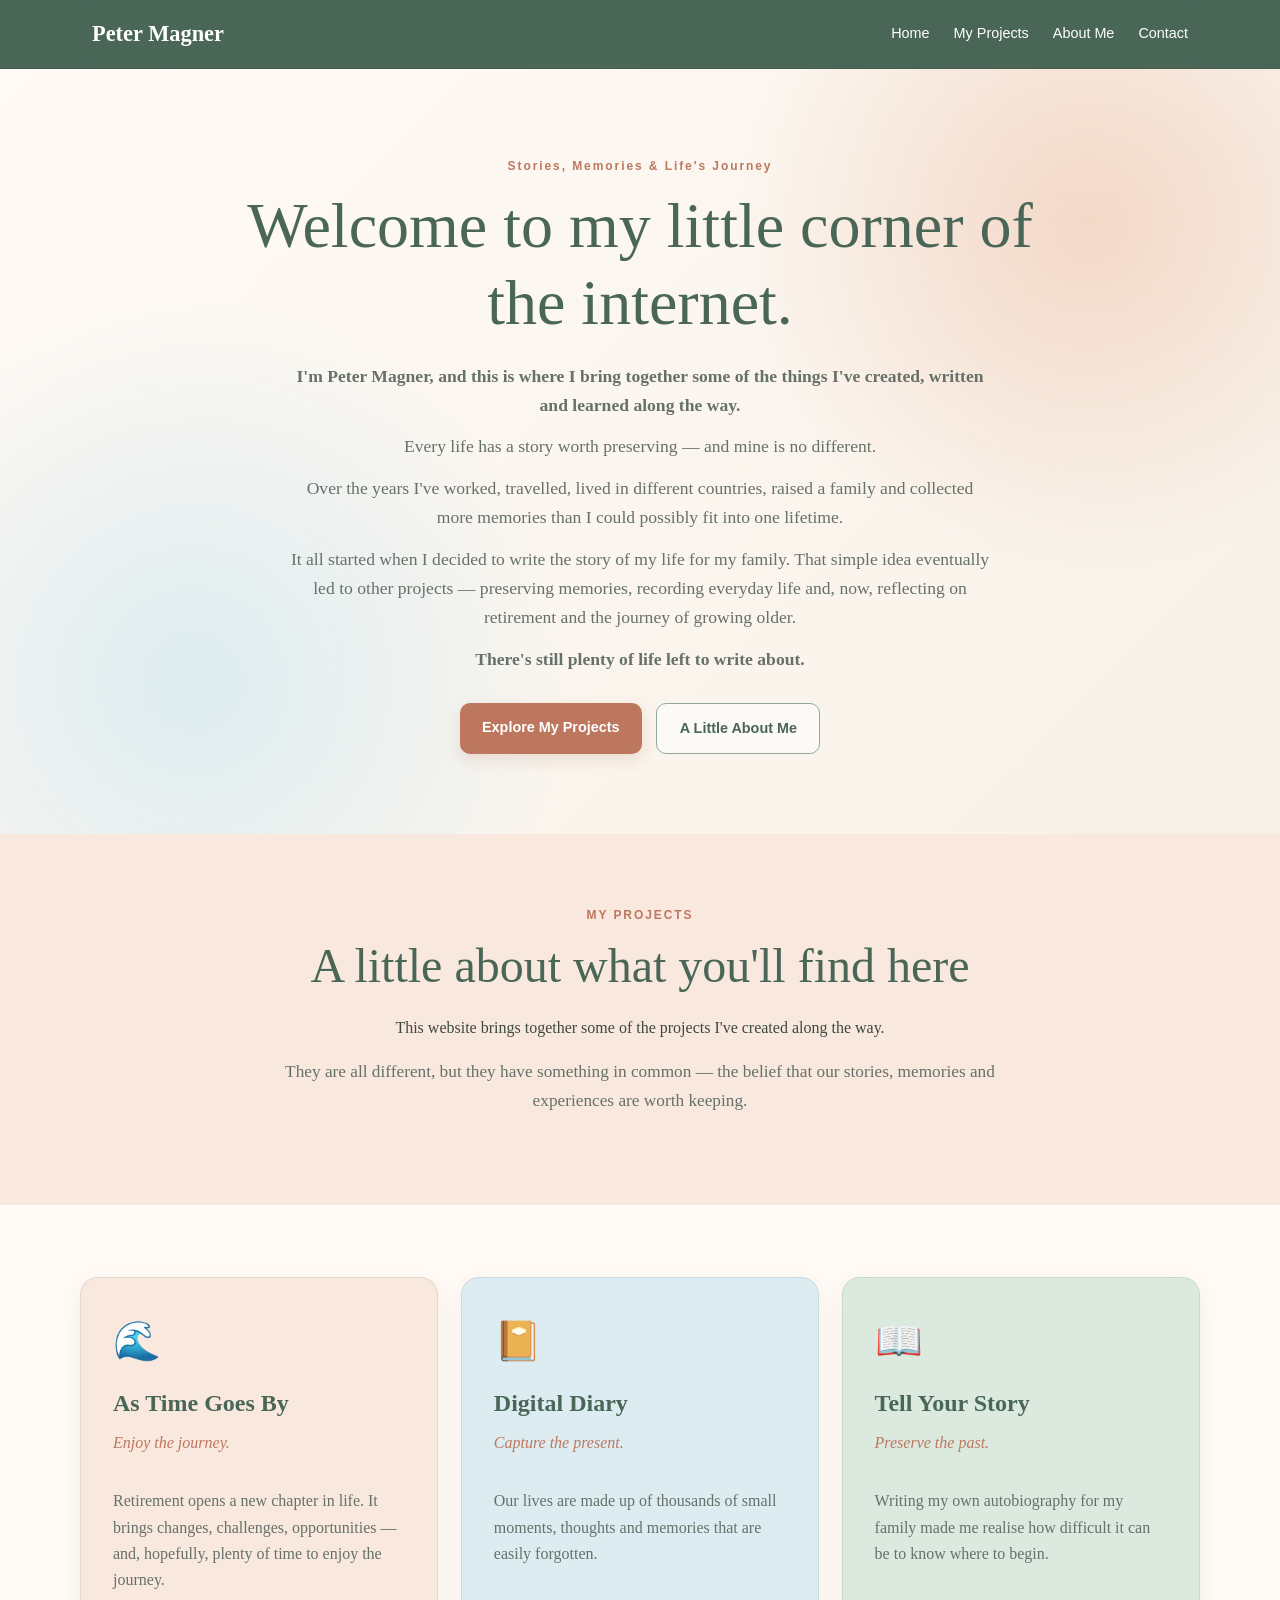
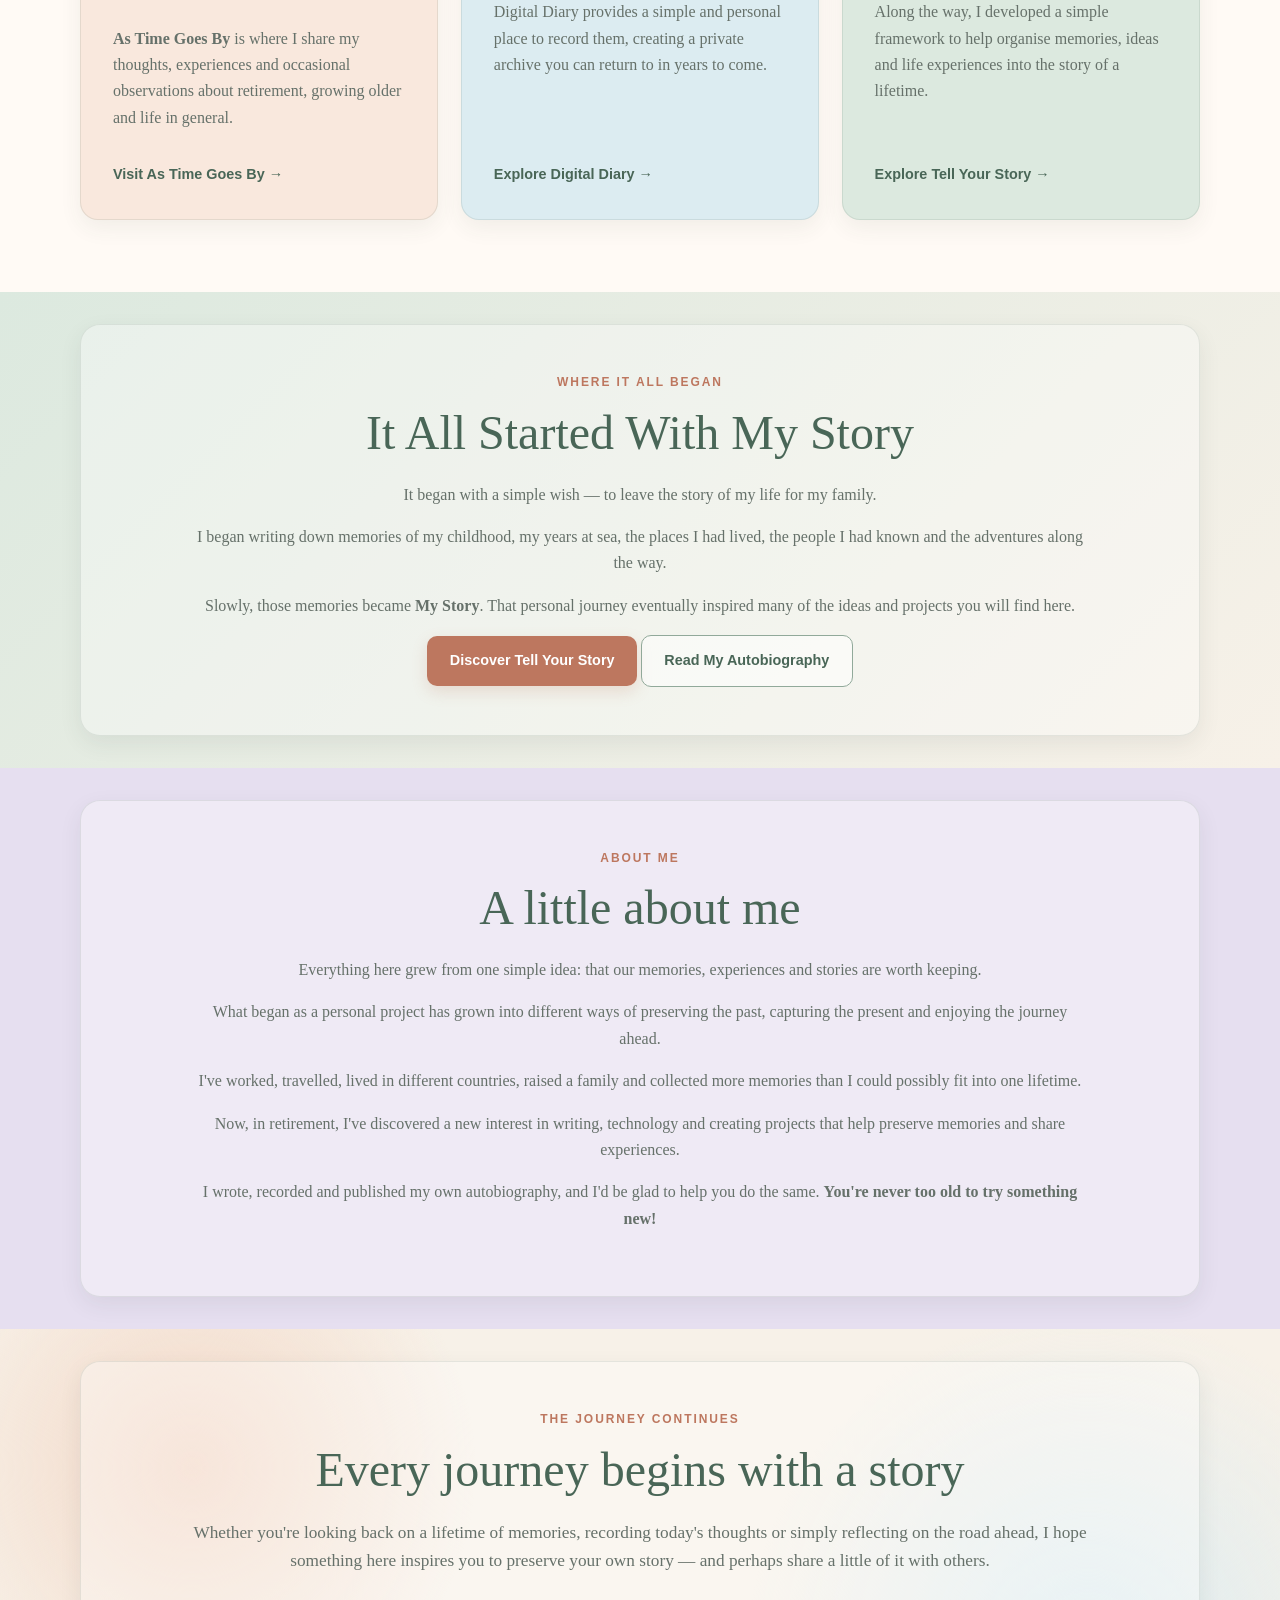
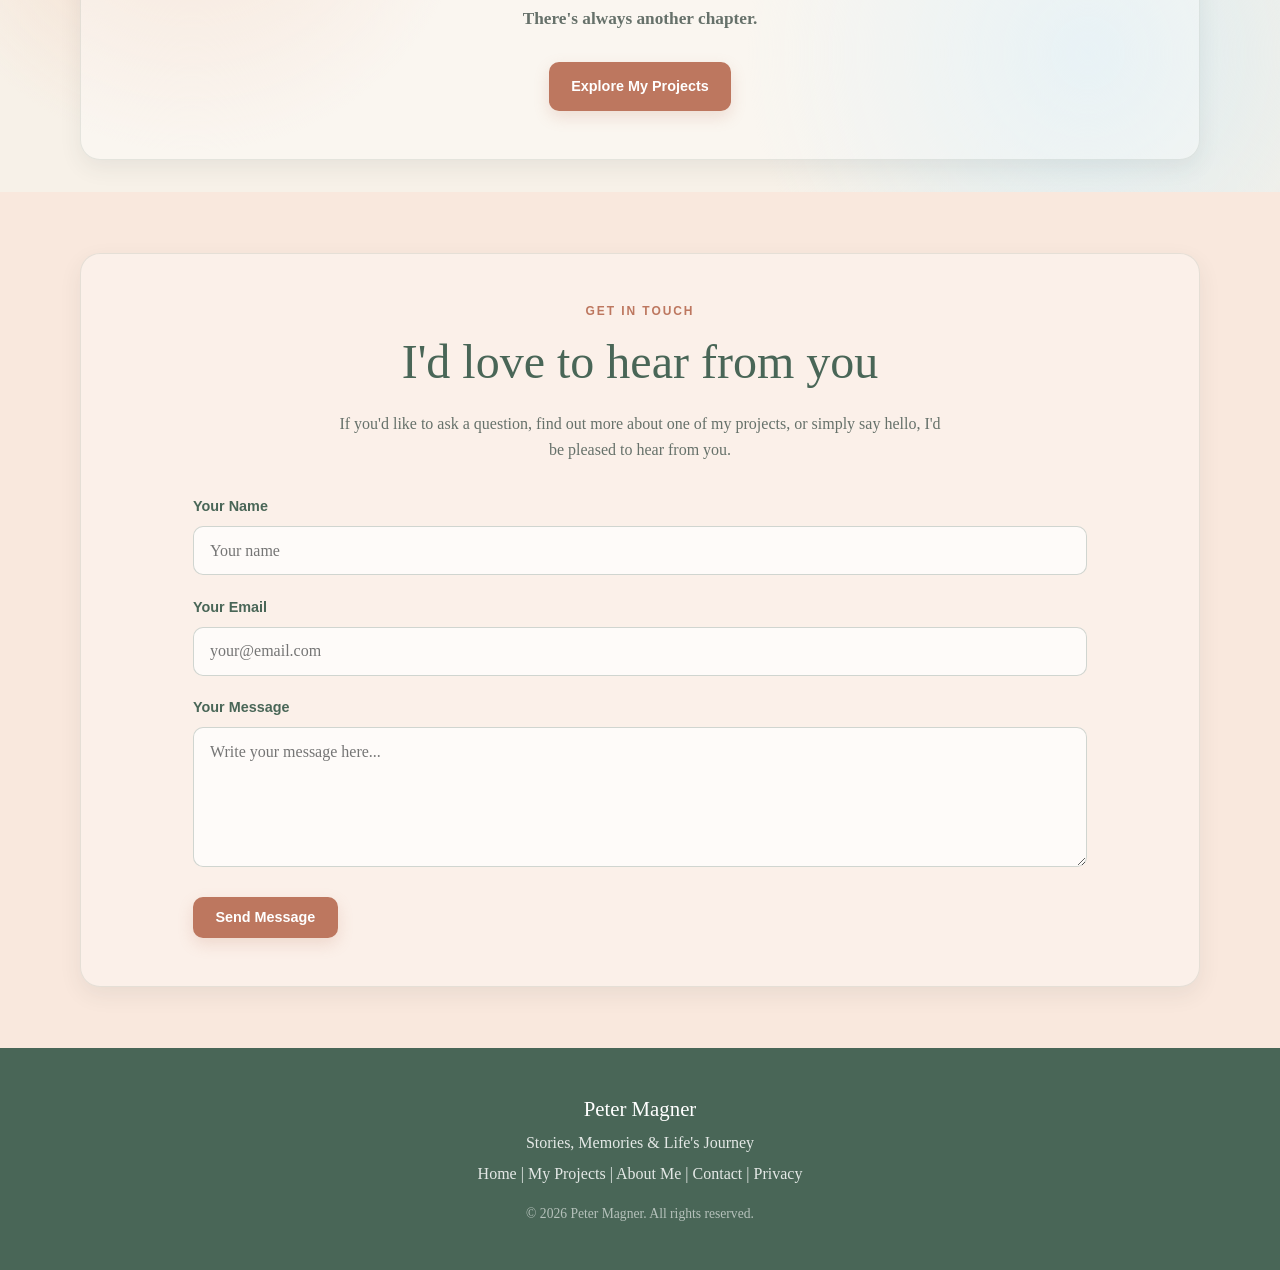
<file: index.html>
<!DOCTYPE html>
<html lang="en">
<head>
  
<!-- Google Analytics -->
<script async src="https://www.googletagmanager.com/gtag/js?id=G-P2YWDTFWG5"></script>
<script>
  window.dataLayer = window.dataLayer || [];
  function gtag(){dataLayer.push(arguments);}
  gtag('js', new Date());
  gtag('config', 'G-P2YWDTFWG5');
</script>

  <meta charset="UTF-8">
  <meta name="viewport" content="width=device-width, initial-scale=1.0">

  <!-- Basic SEO -->
  <meta name="description" content="Peter Magner's personal home on the web. Explore his life story and projects about preserving memories, keeping a digital diary and reflections on retirement and life.">
  <meta name="author" content="Peter Magner">
  <meta name="robots" content="index, follow">
  <link rel="canonical" href="https://petermagner.com/">

  <meta property="og:url" content="https://petermagner.com/">
  <meta property="og:site_name" content="Peter Magner">

  <!-- Open Graph / Social Sharing -->
  <meta property="og:title" content="Peter Magner | Stories, Memories & Life's Journey">
  <meta property="og:description" content="Peter Magner's stories, memories and life's journey, together with the projects that grew from his own life story.">
  <meta property="og:type" content="website">
  <meta name="twitter:card" content="summary_large_image">
  <meta name="twitter:title" content="Peter Magner | Stories, Memories & Life's Journey">
  <meta name="twitter:description" content="Stories, memories and life's journey. Explore Peter Magner's projects for preserving and sharing life's stories.">
  <meta name="twitter:image" content="https://petermagner.com/images/peter-magner-sharing.png">
  <meta property="og:image" content="https://petermagner.com/images/peter-magner-sharing.png">

  <title>Peter Magner | Stories, Memories & Life's Journey</title>
  <link rel="icon" type="image/png" href="images/pm-favicon.png">
  <!-- Favicon and App Icons -->
  <link rel="icon" href="images/favicon.ico">
  <link rel="icon" type="image/png" sizes="16x16" href="images/favicon-16x16.png">
  <link rel="icon" type="image/png" sizes="32x32" href="images/favicon-32x32.png">
  <link rel="icon" type="image/png" sizes="192x192" href="images/favicon-192x192.png">
  <link rel="icon" type="image/png" sizes="512x512" href="images/favicon-512x512.png">
  <link rel="stylesheet" href="style.css">
</head>

<body>

  <!-- Navigation -->
  <header class="site-header">
    <div class="container nav-container">
      <a href="#home" class="logo">Peter Magner</a>

      <nav class="navigation">
        <a href="#home">Home</a>
        <a href="#projects">My Projects</a>
        <a href="#about">About Me</a>
        <a href="#contact">Contact</a>
      </nav>
    </div>
  </header>

  <main>

    <!-- Hero -->
    <section id="home" class="hero">
      <div class="container hero-content">
        <p class="eyebrow">Stories, Memories & Life's Journey</p>

        <h1>Welcome to my little corner of the internet.</h1>

        <p class="hero-text">
          <strong>I'm Peter Magner, and this is where I bring together some of the things
          I've created, written and learned along the way.</strong>
        </p>

        <p class="hero-text">
          Every life has a story worth preserving — and mine is no different.
        </p>

        <p class="hero-text">
          Over the years I've worked, travelled, lived in different countries, raised a
          family and collected more memories than I could possibly fit into one lifetime.
        </p>

        <p class="hero-text">
          It all started when I decided to write the story of my life for my family.
          That simple idea eventually led to other projects — preserving memories,
          recording everyday life and, now, reflecting on retirement and the journey
          of growing older.
        </p>

        <p class="hero-text">
          <strong>There's still plenty of life left to write about.</strong>
        </p>

        <div class="hero-buttons">
          <a href="#projects" class="button button-primary">Explore My Projects</a>
          <a href="#about" class="button button-secondary">A Little About Me</a>
        </div>
      </div>
    </section>

    <!-- Introduction -->
    <section class="section introduction">
      <div class="container narrow">
        <p class="eyebrow">MY PROJECTS</p>

        <h2>A little about what you'll find here</h2>

        <p>
          This website brings together some of the projects I've created along the way.
        </p>

        <p>
          They are all different, but they have something in common — the belief that
          our stories, memories and experiences are worth keeping.
        </p>
      </div>
    </section>

    <!-- Projects -->
    <section id="projects" class="section projects">
      <div class="container">
        <div class="project-grid">

          <!-- As Time Goes By -->
          <article class="project-card">
            <div class="project-icon">🌊</div>
            <h3>As Time Goes By</h3>
            <p class="project-tagline">Enjoy the journey.</p>

            <p>
              Retirement opens a new chapter in life. It brings changes, challenges,
              opportunities — and, hopefully, plenty of time to enjoy the journey.
            </p>

            <p>
              <strong>As Time Goes By</strong> is where I share my thoughts, experiences
              and occasional observations about retirement, growing older and life in general.
            </p>

            <a href="https://blog-1b30f3bf.fastapicloud.dev/" class="text-link">
              Visit As Time Goes By →
            </a>
          </article>

          <!-- Digital Diary -->
          <article class="project-card">
            <div class="project-icon">📔</div>
            <h3>Digital Diary</h3>
            <p class="project-tagline">Capture the present.</p>

            <p>
              Our lives are made up of thousands of small moments, thoughts and memories
              that are easily forgotten.
            </p>

            <p>
              Digital Diary provides a simple and personal place to record them, creating
              a private archive you can return to in years to come.
            </p>

            <a href="https://pmnoos.github.io/diary_app-landing/" class="text-link">
              Explore Digital Diary →
            </a>
          </article>

          <!-- Tell Your Story -->
          <article class="project-card">
            <div class="project-icon">📖</div>
            <h3>Tell Your Story</h3>
            <p class="project-tagline">Preserve the past.</p>

            <p>
              Writing my own autobiography for my family made me realise how difficult
              it can be to know where to begin.
            </p>

            <p>
              Along the way, I developed a simple framework to help organise memories,
              ideas and life experiences into the story of a lifetime.
            </p>

            <a href="https://stories.petermagner.com/" class="text-link">
              Explore Tell Your Story →
            </a>
          </article>

        </div>
      </div>
    </section>

    <!-- Where It All Began -->
    <section class="section story-origin">
      <div class="container">
        <div class="feature-panel">
          <p class="eyebrow">WHERE IT ALL BEGAN</p>

          <h2>It All Started With My Story</h2>

          <p>
            It began with a simple wish — to leave the story of my life for my family.
          </p>

          <p>
            I began writing down memories of my childhood, my years at sea, the places
            I had lived, the people I had known and the adventures along the way.
          </p>

          <p>
            Slowly, those memories became <strong>My Story</strong>. That personal journey
            eventually inspired many of the ideas and projects you will find here.
          </p>

          <a href="https://stories.petermagner.com/" class="button button-primary">
            Discover Tell Your Story
          </a>
          <a href="https://autobio-app.onrender.com/" class="button button-secondary">Read My Autobiography</a>
        </div>
      </div>
    </section>

    <!-- About -->
    <section id="about" class="section about">
      <div class="container">
        <div class="feature-panel">
          <p class="eyebrow">ABOUT ME</p>

          <h2>A little about me</h2>

          <p>
            Everything here grew from one simple idea: that our memories, experiences
            and stories are worth keeping.
          </p>

          <p>
            What began as a personal project has grown into different ways of preserving
            the past, capturing the present and enjoying the journey ahead.
          </p>

          <p>
            I've worked, travelled, lived in different countries, raised a family and
            collected more memories than I could possibly fit into one lifetime.
          </p>

          <p>
            Now, in retirement, I've discovered a new interest in writing, technology
            and creating projects that help preserve memories and share experiences.
          </p>

          <p>
            I wrote, recorded and published my own autobiography, and I'd be glad to help you do the same.
            <strong>You're never too old to try something new!</strong>
          </p>
        </div>
      </div>
    </section>

    <!-- Closing -->
    <section class="section closing">
      <div class="container">
        <div class="feature-panel">
          <p class="eyebrow">THE JOURNEY CONTINUES</p>

          <h2>Every journey begins with a story</h2>

          <p>
            Whether you're looking back on a lifetime of memories, recording today's
            thoughts or simply reflecting on the road ahead, I hope something here
            inspires you to preserve your own story — and perhaps share a little of it
            with others.
          </p>

          <p>
            <strong>There's always another chapter.</strong>
          </p>

          <a href="#projects" class="button button-primary">Explore My Projects</a>
        </div>
      </div>
    </section>

    <!-- Contact -->
    <section id="contact" class="section contact">
      <div class="container">
        <div class="feature-panel contact-panel">

          <p class="eyebrow">GET IN TOUCH</p>

          <h2>I'd love to hear from you</h2>

          <p class="contact-intro">
            If you'd like to ask a question, find out more about one of my projects,
            or simply say hello, I'd be pleased to hear from you.
          </p>

          <form
            class="contact-form"
            action="https://formspree.io/f/xvkpyqal"
            method="POST"
          >

            <div class="form-group">
              <label for="name">Your Name</label>
              <input
                type="text"
                id="name"
                name="name"
                placeholder="Your name"
                required
              >
            </div>

            <div class="form-group">
              <label for="email">Your Email</label>
              <input
                type="email"
                id="email"
                name="email"
                placeholder="your@email.com"
                required
              >
            </div>

            <div class="form-group">
              <label for="message">Your Message</label>
              <textarea
                id="message"
                name="message"
                rows="6"
                placeholder="Write your message here..."
                required
              ></textarea>
            </div>

            <button type="submit" class="button button-primary">
              Send Message
            </button>

          </form>

        </div>
      </div>
    </section>

  </main>

  <!-- Footer -->
  <footer class="site-footer">
    <div class="container">

      <p class="footer-name">Peter Magner</p>

      <p class="footer-tagline">
        Stories, Memories & Life's Journey
      </p>

      <nav class="footer-nav" aria-label="Footer navigation">
        <a href="#home">Home</a> |
        <a href="#projects">My Projects</a> |
        <a href="#about">About Me</a> |
        <a href="#contact">Contact</a> |
        <a href="privacy.html">Privacy</a>
      </nav>

      <p class="copyright">
        © 2026 Peter Magner. All rights reserved.
      </p>

    </div>
  </footer>

</body>
</html>
</file>
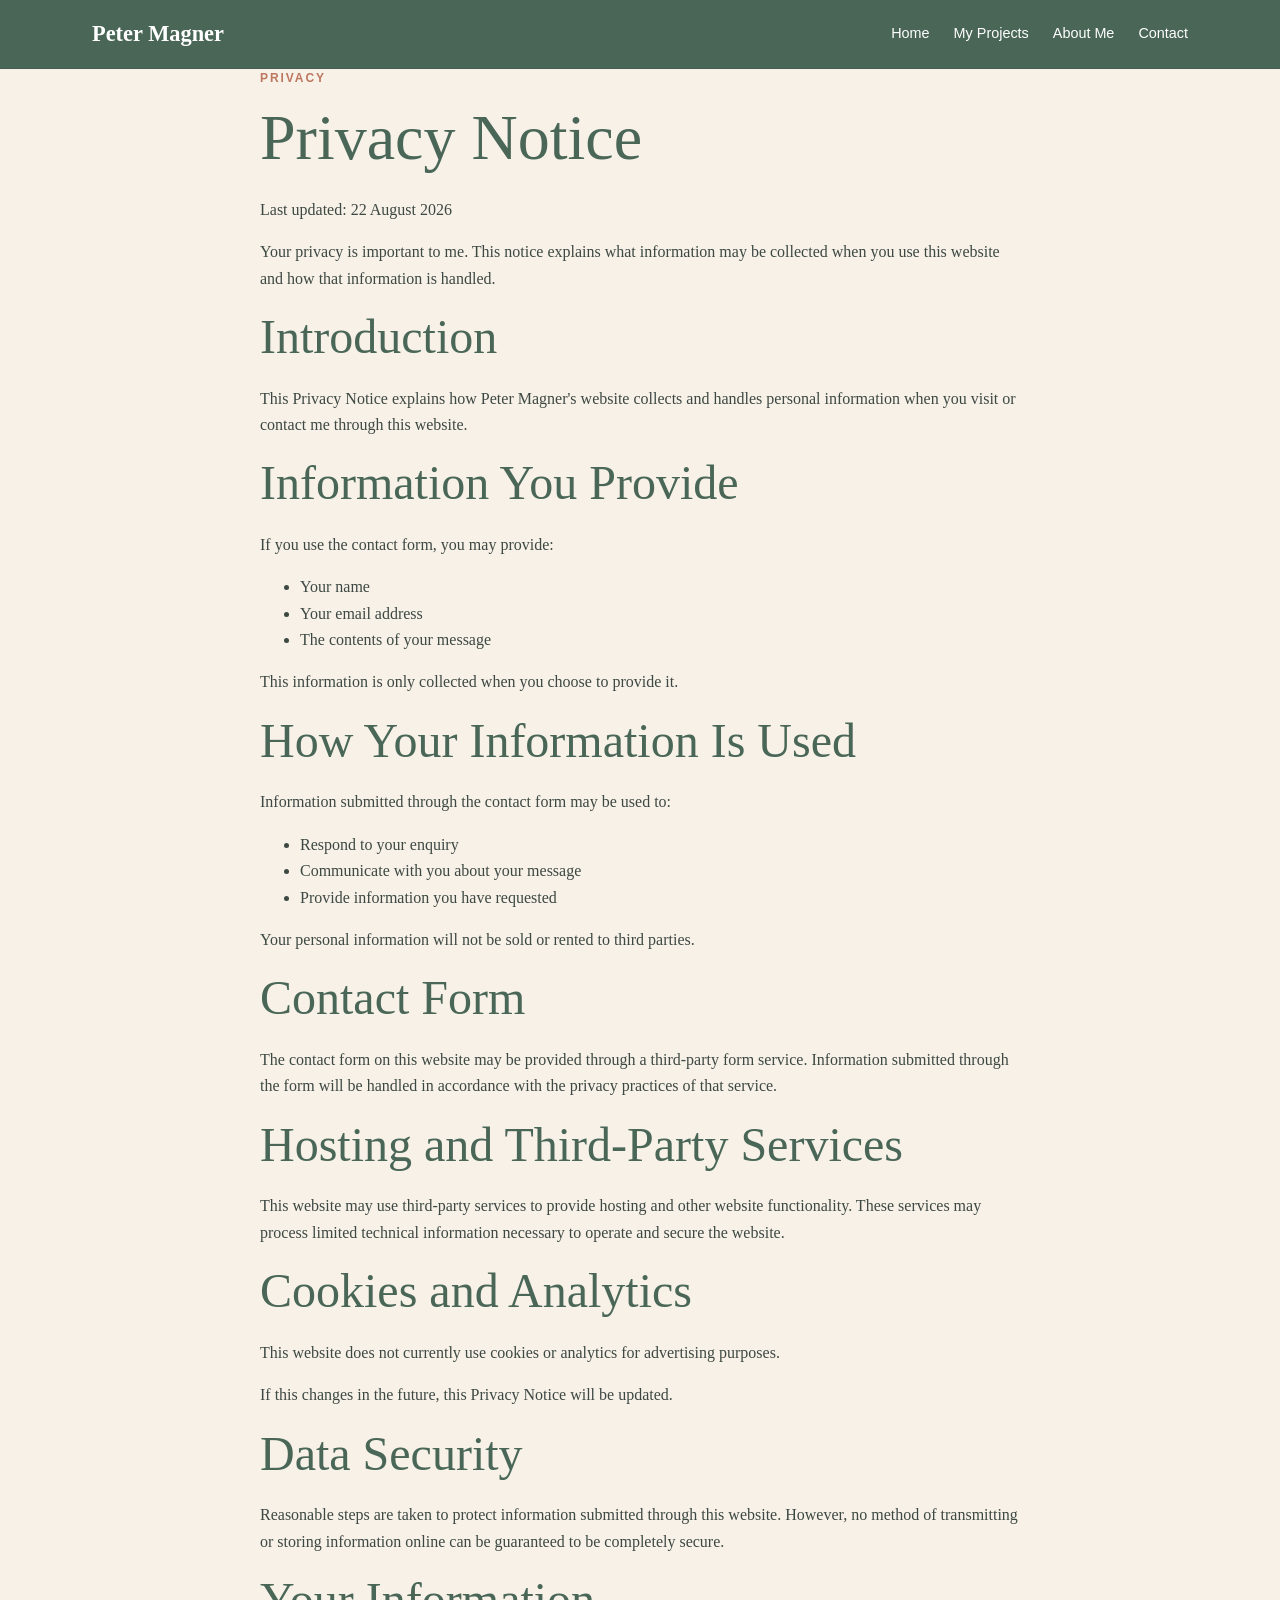
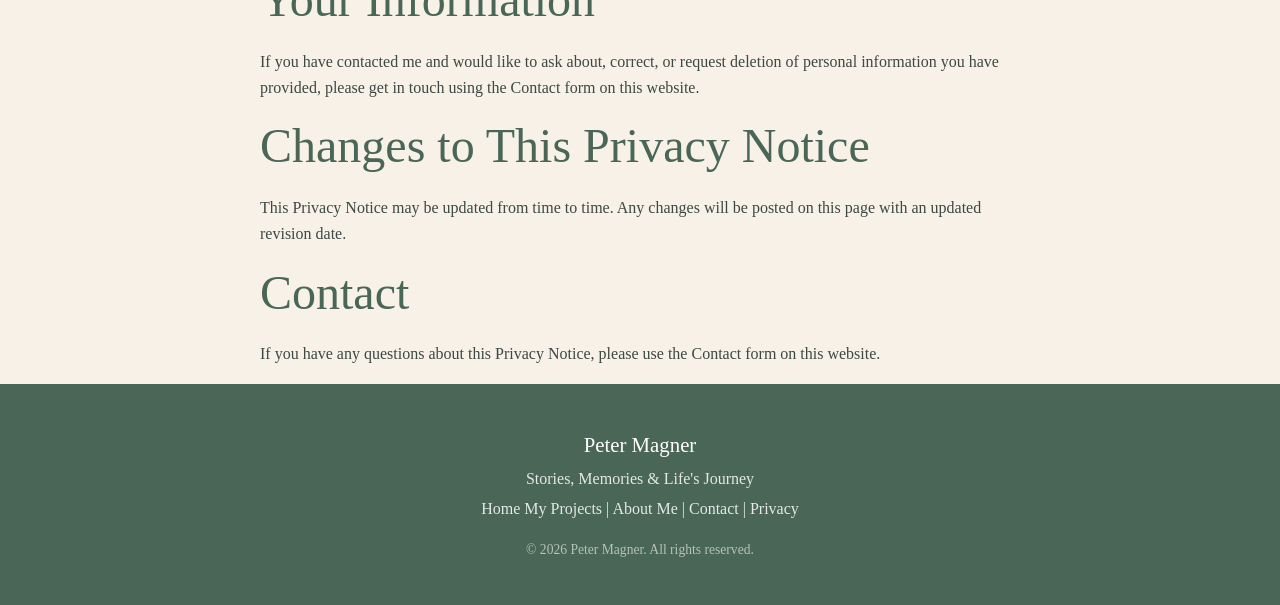
<file: privacy.html>
<!DOCTYPE html>
<html lang="en">
<head>
  <meta charset="UTF-8">
  <meta name="viewport" content="width=device-width, initial-scale=1.0">

  <!-- Basic SEO -->
  <meta name="description" content="Read the Privacy Notice for Peter Magner's website and learn how information submitted through the website is handled.">

  <meta name="author" content="Peter Magner">
  <meta name="robots" content="index, follow">

  <!-- Canonical URL -->
  <link rel="canonical" href="https://petermagner.com/privacy.html">

  <!-- Open Graph / Social Sharing -->
  <meta property="og:title" content="Privacy Notice | Peter Magner">
  <meta property="og:description" content="Read the Privacy Notice for Peter Magner's website and learn how information submitted through the website is handled.">
  <meta property="og:type" content="website">
  <meta property="og:url" content="https://petermagner.com/privacy.html">
  <meta property="og:site_name" content="Peter Magner">

  <title>Privacy Notice | Peter Magner</title>

  <!-- Favicon and App Icons -->

 
  <link rel="icon" href="images/favicon.ico">

  <link rel="icon" type="image/png" sizes="16x16"
        href="images/favicon-16x16.png">

  <link rel="icon" type="image/png" sizes="32x32"
        href="images/favicon-32x32.png">

  <link rel="icon" type="image/png" sizes="192x192"
        href="images/favicon-192x192.png">

  <link rel="icon" type="image/png" sizes="512x512"
        href="images/favicon-512x512.png">

  <link rel="stylesheet" href="style.css">
</head>

<body>

  <!-- Navigation -->
  <header class="site-header">
    <div class="container nav-container">
      <a href="index.html" class="logo">Peter Magner</a>

      <nav class="navigation">
        <a href="index.html">Home</a>
        <a href="index.html#projects">My Projects</a>
        <a href="index.html#about">About Me</a>
        <a href="index.html#contact">Contact</a>
      </nav>
    </div>
  </header>


  <main>

    <!-- Privacy Hero -->
    <section class="privacy-hero">
      <div class="container narrow">

        <p class="eyebrow">PRIVACY</p>

        <h1>Privacy Notice</h1>

        <p class="privacy-updated">
          Last updated: 22 August 2026
        </p>

        <p class="privacy-intro">
          Your privacy is important to me. This notice explains what
          information may be collected when you use this website and how
          that information is handled.
        </p>

      </div>
    </section>


    <!-- Privacy Content -->
    <section class="privacy-section">
      <div class="container narrow">

        <article class="privacy-panel">

          <section class="privacy-block">
            <h2>Introduction</h2>
            <p>
              This Privacy Notice explains how Peter Magner's website collects
              and handles personal information when you visit or contact me
              through this website.
            </p>
          </section>

          <section class="privacy-block">
            <h2>Information You Provide</h2>
            <p>If you use the contact form, you may provide:</p>

            <ul>
              <li>Your name</li>
              <li>Your email address</li>
              <li>The contents of your message</li>
            </ul>

            <p>
              This information is only collected when you choose to provide it.
            </p>
          </section>

          <section class="privacy-block">
            <h2>How Your Information Is Used</h2>
            <p>Information submitted through the contact form may be used to:</p>

            <ul>
              <li>Respond to your enquiry</li>
              <li>Communicate with you about your message</li>
              <li>Provide information you have requested</li>
            </ul>

            <p>
              Your personal information will not be sold or rented to third parties.
            </p>
          </section>

          <section class="privacy-block">
            <h2>Contact Form</h2>
            <p>
              The contact form on this website may be provided through a
              third-party form service. Information submitted through the form
              will be handled in accordance with the privacy practices of that
              service.
            </p>
          </section>

          <section class="privacy-block">
            <h2>Hosting and Third-Party Services</h2>
            <p>
              This website may use third-party services to provide hosting and
              other website functionality. These services may process limited
              technical information necessary to operate and secure the website.
            </p>
          </section>

          <section class="privacy-block">
            <h2>Cookies and Analytics</h2>
            <p>
              This website does not currently use cookies or analytics for
              advertising purposes.
            </p>

            <p>
              If this changes in the future, this Privacy Notice will be updated.
            </p>
          </section>

          <section class="privacy-block">
            <h2>Data Security</h2>
            <p>
              Reasonable steps are taken to protect information submitted
              through this website. However, no method of transmitting or
              storing information online can be guaranteed to be completely secure.
            </p>
          </section>

          <section class="privacy-block">
            <h2>Your Information</h2>
            <p>
              If you have contacted me and would like to ask about, correct,
              or request deletion of personal information you have provided,
              please get in touch using the Contact form on this website.
            </p>
          </section>

          <section class="privacy-block">
            <h2>Changes to This Privacy Notice</h2>
            <p>
              This Privacy Notice may be updated from time to time. Any changes
              will be posted on this page with an updated revision date.
            </p>
          </section>

          <section class="privacy-block">
            <h2>Contact</h2>
            <p>
              If you have any questions about this Privacy Notice, please use
              the <a href="index.html#contact" class="privacy-link">Contact form</a>
              on this website.
            </p>
          </section>

        </article>

      </div>
    </section>

  </main>


  <!-- Footer -->
  <footer class="site-footer">
    <div class="container">

      <p class="footer-name">Peter Magner</p>

      <p class="footer-tagline">
        Stories, Memories & Life's Journey
      </p>

      <nav class="footer-nav" aria-label="Footer navigation">
        <a href="index.html">Home</a>
        <a href="index.html#projects">My Projects</a> |
        <a href="index.html#about">About Me</a> |
        <a href="index.html#contact">Contact</a> |
        <a href="privacy.html">Privacy</a>
      </nav>

      <p class="copyright">
        © 2026 Peter Magner. All rights reserved.
      </p>

    </div>
  </footer>

</body>
</html>
</file>
<file: style.css>
/* ========================================
   Peter Magner – Personal Website
   Stories, Memories & Life's Journey
   ======================================== */

:root {
  --cream: #f7f1e8;
  --warm-white: #fffaf5;
  --peach: #f3d8c7;
  --peach-light: #f9e8dd;
  --sage-light: #dce9df;
  --sage: #91a99a;
  --sage-dark: #496657;
  --blue-light: #dcecf1;
  --blue: #7fa6b2;
  --lavender: #e6dff0;
  --terracotta: #bd775f;
  --gold: #d6ad63;
  --text: #3d4842;
  --muted-text: #66716a;
  --border: rgba(73, 102, 87, 0.12);
}

* {
  box-sizing: border-box;
}

html {
  scroll-behavior: smooth;
}

body {
  margin: 0;
  font-family: Georgia, "Times New Roman", serif;
  background: var(--cream);
  color: var(--text);
  line-height: 1.65;
}

a {
  color: inherit;
  text-decoration: none;
}

.container {
  width: min(1120px, 90%);
  margin: 0 auto;
}

.narrow {
  width: min(760px, 90%);
}

/* ---------- Navigation ---------- */

.site-header {
  width: 100%;
  background: var(--sage-dark); 
  border-bottom: 1px solid rgba(0, 0, 0, 0.08);
  position: sticky;
  top: 0;
  z-index: 100;
}

.nav-container {
  background-color:var(--sage-dark); 
  min-height: 68px;
  display: flex;
  align-items: center;
  justify-content: space-between;
  gap: 2rem;
  border-radius: 10px;
  padding-inline: 12px;
}


.logo {
  font-size: 1.4rem;
  font-weight: bold;
  color: #ffffff;
}

.navigation {
  display: flex;
  gap: 1.5rem;
  font-family: Arial, sans-serif;
  font-size: 0.9rem;
  color: #ffffff;
}

.navigation a:hover {
  color: var(--gold-light);
}
/* ---------- Headings ---------- */

.eyebrow {
  margin: 0 0 0.7rem;
  font-family: Arial, sans-serif;
  font-size: 0.75rem;
  font-weight: bold;
  letter-spacing: 0.16em;
  color: var(--terracotta);
}

h1,
h2,
h3 {
  color: var(--sage-dark);
  line-height: 1.2;
}

h1 {
  margin: 0 0 1.25rem;
  font-size: clamp(2.6rem, 5vw, 4.6rem);
  font-weight: normal;
}

h2 {
  margin: 0 0 1.25rem;
  font-size: clamp(2rem, 4vw, 3rem);
  font-weight: normal;
}

h3 {
  margin: 0 0 0.75rem;
  font-size: 1.5rem;
}

/* ---------- Hero ---------- */

.hero {
  padding: 5.5rem 0 5rem;
  background:
    radial-gradient(circle at 85% 20%, var(--peach) 0, transparent 28%),
    radial-gradient(circle at 15% 80%, var(--blue-light) 0, transparent 30%),
    linear-gradient(135deg, var(--warm-white), var(--cream));
}

.hero-content {
  max-width: 800px;
  text-align: center;
  margin-inline: auto;
}

.hero-text {
  max-width: 700px;
  margin: 0 auto 0.8rem;
  font-size: 1.1rem;
  color: var(--muted-text);
}

.hero-buttons {
  display: flex;
  flex-wrap: wrap;
  justify-content: center;
  gap: 0.9rem;
  margin-top: 1.8rem;
}

/* ---------- Buttons ---------- */

.button {
  display: inline-block;
  padding: 0.8rem 1.4rem;
  border-radius: 10px;
  font-family: Arial, sans-serif;
  font-size: 0.9rem;
  font-weight: bold;
  transition: transform 0.2s ease, background 0.2s ease;
}

.button:hover {
  transform: translateY(-2px);
}

.button-primary {
  background: var(--terracotta);
  color: white;
  box-shadow: 0 6px 16px rgba(189, 119, 95, 0.2);
}

.button-primary:hover {
  background: var(--sage-dark);
}

.button-secondary {
  background: rgba(255, 255, 255, 0.55);
  border: 1px solid var(--sage);
  color: var(--sage-dark);
}

.button-secondary:hover {
  background: var(--sage-light);
}

/* ---------- General Sections ---------- */

.section {
  padding: 4.5rem 0;
}

.story-origin,
.about,
.closing {
  padding: 2rem 0;
}

/* ---------- Introduction ---------- */

.introduction {
  text-align: center;
  background: var(--peach-light);
}

.introduction p:last-child {
  color: var(--muted-text);
  font-size: 1.08rem;
}

/* ---------- Projects ---------- */

.projects {
  background: var(--warm-white);
}

.project-grid {
  display: grid;
  grid-template-columns: repeat(3, 1fr);
  gap: 1.4rem;
}

.project-card {
  display: flex;
  flex-direction: column;
  padding: 2rem;
  border-radius: 18px;
  border: 1px solid var(--border);
  box-shadow: 0 8px 22px rgba(53, 64, 58, 0.07);
  transition: transform 0.25s ease, box-shadow 0.25s ease;
}

/* Give each project its own colour */

.project-card:nth-child(1) {
  background: var(--peach-light);
}

.project-card:nth-child(2) {
  background: var(--blue-light);
}

.project-card:nth-child(3) {
  background: var(--sage-light);
}

.project-card:hover {
  transform: translateY(-5px);
  box-shadow: 0 16px 32px rgba(53, 64, 58, 0.12);
}

.project-icon {
  margin-bottom: 1rem;
  font-size: 2.4rem;
}

.project-tagline {
  margin-top: 0;
  font-style: italic;
  color: var(--terracotta);
}

.project-card p:not(.project-tagline) {
  color: var(--muted-text);
}

.text-link {
  margin-top: auto;
  padding-top: 1rem;
  font-family: Arial, sans-serif;
  font-size: 0.9rem;
  font-weight: bold;
  color: var(--sage-dark);
}

.text-link:hover {
  color: var(--terracotta);
}
/* ---------- Large Feature Panels ---------- */

.feature-panel {
  width: 100%;
  max-width: 1120px;
  margin: 0 auto;
  padding: 3rem 10%;
  text-align: center;
  border-radius: 20px;
  border: 1px solid var(--border);
  box-shadow: 0 8px 22px rgba(53, 64, 58, 0.08);
}

.story-origin .feature-panel {
  background: rgba(255, 255, 255, 0.35);
}

.about .feature-panel {
  background: rgba(255, 255, 255, 0.35);
}

.closing .feature-panel {
  background: rgba(255, 255, 255, 0.35);
}
/* ---------- Where It All Began ---------- */

.story-origin {
  text-align: center;
  background:
    linear-gradient(135deg, var(--sage-light), var(--cream));
}

.story-origin p:not(.eyebrow) {
  color: var(--muted-text);
}

/* ---------- About ---------- */

.about {
  text-align: center;
  background: var(--lavender);
}

.about p:not(.eyebrow) {
  color: var(--muted-text);
}

/* ---------- Closing ---------- */

.closing {
  text-align: center;
  background:
    radial-gradient(circle at 15% 30%, var(--peach) 0, transparent 25%),
    radial-gradient(circle at 85% 70%, var(--blue-light) 0, transparent 30%),
    var(--cream);
}

.closing p:not(.eyebrow) {
  margin-bottom: 1.8rem;
  color: var(--muted-text);
  font-size: 1.08rem;
}
/* ---------- Contact ---------- */

.contact {
  background: var(--peach-light);
  padding: 3.8rem 0;
}

.contact-panel {
  margin: 0 auto;
  padding: 3rem 10%;
  background: rgba(255, 255, 255, 0.35);
  text-align: center;
}

.contact-intro {
  max-width: 620px;
  margin: 0 auto 2rem;
  color: var(--muted-text);
}

.contact-form {
  max-width: 100%;
  margin: 0 auto;
  text-align: left;
}

.form-group {
  margin-bottom: 1.3rem;
}

.form-group label {
  display: block;
  margin-bottom: 0.45rem;
  font-family: Arial, sans-serif;
  font-size: 0.9rem;
  font-weight: bold;
  color: var(--sage-dark);
}

.form-group input,
.form-group textarea {
  width: 100%;
  padding: 0.9rem 1rem;
  border: 1px solid rgba(73, 102, 87, 0.25);
  border-radius: 10px;
  background: rgba(255, 255, 255, 0.7);
  color: var(--text);
  font-family: inherit;
  font-size: 1rem;
}

.form-group input:focus,
.form-group textarea:focus {
  outline: none;
  border-color: var(--terracotta);
  box-shadow: 0 0 0 3px rgba(189, 119, 95, 0.15);
}

.form-group textarea {
  resize: vertical;
  min-height: 140px;
}

.contact-form button {
  border: none;
  cursor: pointer;
}
/* ---------- Footer ---------- */

.site-footer {
  padding: 2.5rem 0;
  text-align: center;
  background: var(--sage-dark);
  color: rgba(255, 255, 255, 0.85);
}

.footer-name {
  margin: 0 0 0.25rem;
  font-size: 1.3rem;
  color: white;
}

.site-footer p {
  margin: 0.25rem 0;
}

.copyright {
  margin-top: 1rem !important;
  font-size: 0.85rem;
  opacity: 0.7;
}

/* ---------- Responsive ---------- */

@media (max-width: 800px) {
  .nav-container {
    padding: 0.9rem 0;
    flex-direction: column;
    gap: 0.7rem;
  }

  .navigation {
    flex-wrap: wrap;
    justify-content: center;
    gap: 0.9rem 1.2rem;
  }

  .hero {
    padding: 4.5rem 0;
  }

  .section {
    padding: 3.5rem 0;
  }

  .project-grid {
    grid-template-columns: 1fr;
  }
}

@media (max-width: 480px) {
  .project-card {
    padding: 1.6rem;
  }

  .hero-buttons {
    flex-direction: column;
    align-items: flex-start;
  }
}
</file>
